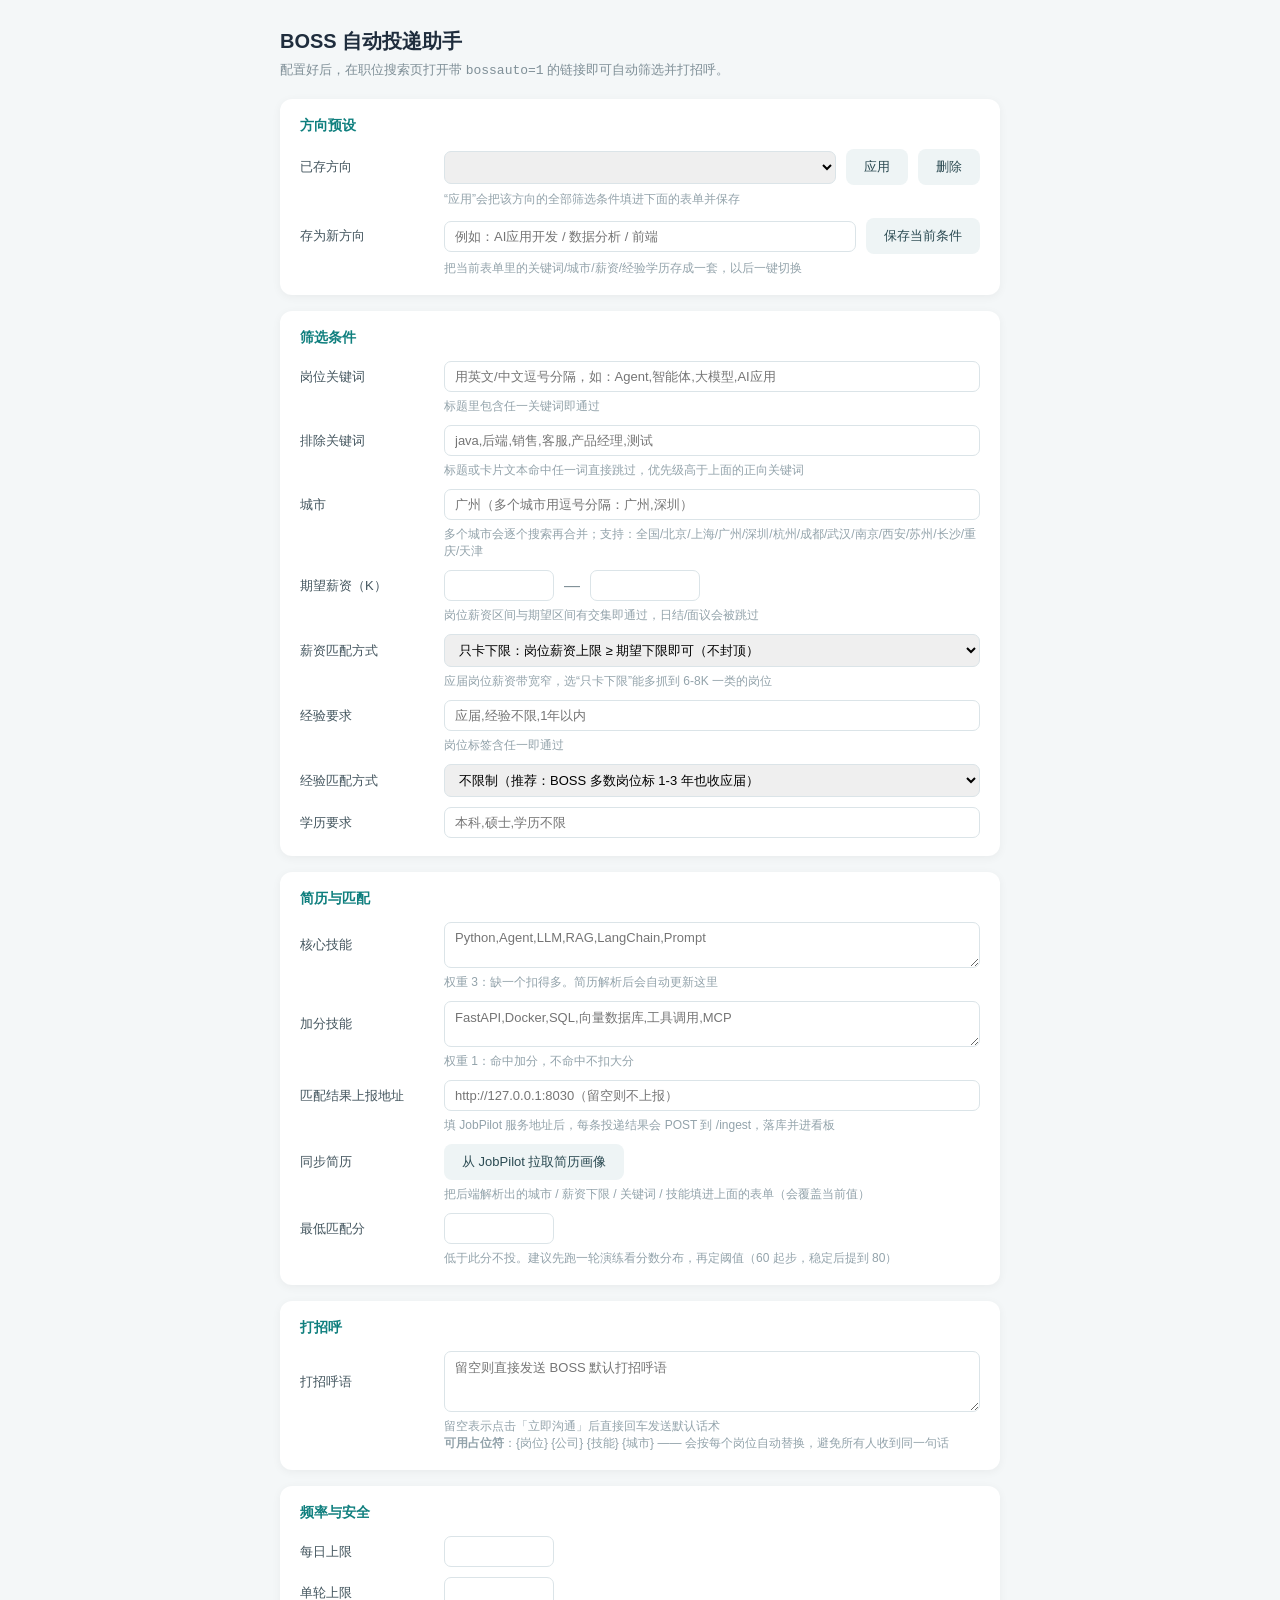
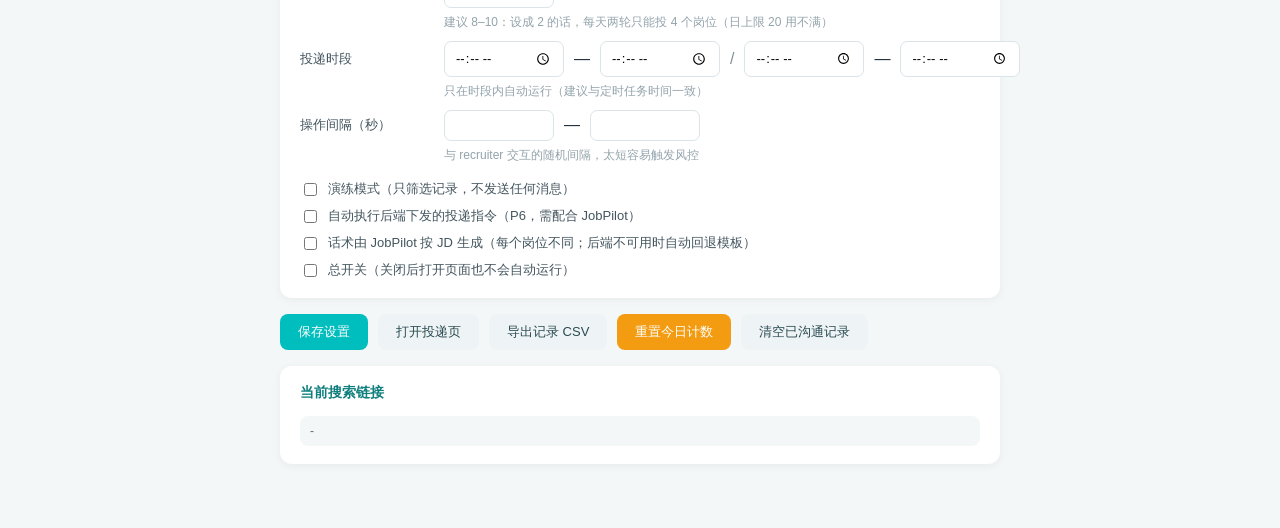
<file: extension/options.html>
<!DOCTYPE html>
<html lang="zh-CN">
<head>
<meta charset="utf-8" />
<title>BOSS 自动投递助手 · 设置</title>
<style>
  :root { --main: #00bebd; }
  * { box-sizing: border-box; }
  body {
    margin: 0; padding: 28px 20px 48px;
    font-family: -apple-system, "PingFang SC", "Microsoft YaHei", sans-serif;
    background: #f4f7f8; color: #1f2d3d;
  }
  .wrap { max-width: 720px; margin: 0 auto; }
  h1 { font-size: 20px; margin: 0 0 6px; }
  .sub { color: #7f8f97; font-size: 13px; margin-bottom: 20px; }
  .card {
    background: #fff; border-radius: 12px; padding: 18px 20px;
    box-shadow: 0 2px 10px rgba(0,0,0,.05); margin-bottom: 16px;
  }
  .card h2 { font-size: 14px; margin: 0 0 14px; color: #0f7f7e; }
  .grid { display: grid; grid-template-columns: 130px 1fr; gap: 10px 14px; align-items: center; }
  label { font-size: 13px; color: #43555e; }
  input[type=text], input[type=number], input[type=time], select, textarea {
    width: 100%; padding: 7px 10px; border: 1px solid #dbe4e8; border-radius: 7px;
    font-size: 13px; font-family: inherit; outline: none;
  }
  input:focus, select:focus, textarea:focus { border-color: var(--main); }
  .hint { grid-column: 2; font-size: 12px; color: #93a3ab; margin-top: -4px; }
  .row { display: flex; gap: 10px; align-items: center; }
  .btn {
    border: none; border-radius: 8px; padding: 9px 18px; font-size: 13px;
    cursor: pointer; background: var(--main); color: #fff;
  }
  .btn.ghost { background: #eef4f5; color: #2b4a52; }
  .btn.warn { background: #f39c12; }
  .actions { display: flex; gap: 10px; flex-wrap: wrap; }
  .status { font-size: 13px; color: #0f7f7e; margin-left: 6px; }
  .url { font-size: 12px; color: #5b6b73; word-break: break-all; background: #f4f7f8; padding: 8px 10px; border-radius: 8px; }
  .switch { display: flex; align-items: center; gap: 8px; font-size: 13px; }
</style>
</head>
<body>
<div class="wrap">
  <h1>BOSS 自动投递助手</h1>
  <div class="sub">配置好后，在职位搜索页打开带 <code>bossauto=1</code> 的链接即可自动筛选并打招呼。</div>

  <div class="card">
    <h2>方向预设</h2>
    <div class="grid">
      <label>已存方向</label>
      <div class="row">
        <select id="presetSel" style="flex:1"></select>
        <button class="btn ghost" id="presetApply">应用</button>
        <button class="btn ghost" id="presetDelete">删除</button>
      </div>
      <div class="hint">“应用”会把该方向的全部筛选条件填进下面的表单并保存</div>

      <label>存为新方向</label>
      <div class="row">
        <input id="presetName" type="text" placeholder="例如：AI应用开发 / 数据分析 / 前端" style="flex:1" />
        <button class="btn ghost" id="presetSave">保存当前条件</button>
      </div>
      <div class="hint">把当前表单里的关键词/城市/薪资/经验学历存成一套，以后一键切换</div>
    </div>
  </div>

  <div class="card">
    <h2>筛选条件</h2>
    <div class="grid">
      <label>岗位关键词</label>
      <input id="keywords" type="text" placeholder="用英文/中文逗号分隔，如：Agent,智能体,大模型,AI应用" />
      <div class="hint">标题里包含任一关键词即通过</div>

      <label>排除关键词</label>
      <input id="excludeKeywords" type="text" placeholder="java,后端,销售,客服,产品经理,测试" />
      <div class="hint">标题或卡片文本命中任一词直接跳过，优先级高于上面的正向关键词</div>

      <label>城市</label>
      <input id="city" type="text" placeholder="广州（多个城市用逗号分隔：广州,深圳）" />
      <div class="hint">多个城市会逐个搜索再合并；支持：全国/北京/上海/广州/深圳/杭州/成都/武汉/南京/西安/苏州/长沙/重庆/天津</div>

      <label>期望薪资（K）</label>
      <div class="row">
        <input id="salaryMin" type="number" min="0" step="1" style="width:110px" />
        <span style="color:#7f8f97">—</span>
        <input id="salaryMax" type="number" min="0" step="1" style="width:110px" />
      </div>
      <div class="hint">岗位薪资区间与期望区间有交集即通过，日结/面议会被跳过</div>

      <label>薪资匹配方式</label>
      <select id="salaryMode">
        <option value="min">只卡下限：岗位薪资上限 ≥ 期望下限即可（不封顶）</option>
        <option value="range">区间交集：必须与期望区间有重叠</option>
      </select>
      <div class="hint">应届岗位薪资带宽窄，选“只卡下限”能多抓到 6-8K 一类的岗位</div>

      <label>经验要求</label>
      <input id="experienceMust" type="text" placeholder="应届,经验不限,1年以内" />
      <div class="hint">岗位标签含任一即通过</div>

      <label>经验匹配方式</label>
      <select id="experienceFilter">
        <option value="off">不限制（推荐：BOSS 多数岗位标 1-3 年也收应届）</option>
        <option value="strict">严格匹配上面的经验要求</option>
      </select>

      <label>学历要求</label>
      <input id="degreeMust" type="text" placeholder="本科,硕士,学历不限" />
    </div>
  </div>

  <div class="card">
    <h2>简历与匹配</h2>
    <div class="grid">
      <label>核心技能</label>
      <textarea id="coreSkills" rows="2" placeholder="Python,Agent,LLM,RAG,LangChain,Prompt"></textarea>
      <div class="hint">权重 3：缺一个扣得多。简历解析后会自动更新这里</div>

      <label>加分技能</label>
      <textarea id="bonusSkills" rows="2" placeholder="FastAPI,Docker,SQL,向量数据库,工具调用,MCP"></textarea>
      <div class="hint">权重 1：命中加分，不命中不扣大分</div>

      <label>匹配结果上报地址</label>
      <input id="reportUrl" type="text" placeholder="http://127.0.0.1:8030（留空则不上报）" />
      <div class="hint">填 JobPilot 服务地址后，每条投递结果会 POST 到 /ingest，落库并进看板</div>

      <label>同步简历</label>
      <div class="row">
        <button class="btn ghost" id="syncResume">从 JobPilot 拉取简历画像</button>
        <span class="status" id="syncStatus"></span>
      </div>
      <div class="hint">把后端解析出的城市 / 薪资下限 / 关键词 / 技能填进上面的表单（会覆盖当前值）</div>

      <label>最低匹配分</label>
      <input id="minScore" type="number" min="0" max="100" style="width:110px" />
      <div class="hint">低于此分不投。建议先跑一轮演练看分数分布，再定阈值（60 起步，稳定后提到 80）</div>
    </div>
  </div>

  <div class="card">
    <h2>打招呼</h2>
    <div class="grid">
      <label>打招呼语</label>
      <textarea id="greeting" rows="3" placeholder="留空则直接发送 BOSS 默认打招呼语"></textarea>
      <div class="hint">留空表示点击「立即沟通」后直接回车发送默认话术<br><b>可用占位符</b>：{岗位} {公司} {技能} {城市} —— 会按每个岗位自动替换，避免所有人收到同一句话</div>
    </div>
  </div>

  <div class="card">
    <h2>频率与安全</h2>
    <div class="grid">
      <label>每日上限</label>
      <input id="maxPerDay" type="number" min="1" max="200" style="width:110px" />
      <label>单轮上限</label>
      <input id="maxPerRun" type="number" min="1" max="200" style="width:110px" />
      <div class="hint">建议 8–10：设成 2 的话，每天两轮只能投 4 个岗位（日上限 20 用不满）</div>
      <label>投递时段</label>
      <div class="row">
        <input id="w1s" type="time" style="width:120px" />
        <span>—</span>
        <input id="w1e" type="time" style="width:120px" />
        <span style="color:#7f8f97">/</span>
        <input id="w2s" type="time" style="width:120px" />
        <span>—</span>
        <input id="w2e" type="time" style="width:120px" />
      </div>
      <div class="hint">只在时段内自动运行（建议与定时任务时间一致）</div>

      <label>操作间隔（秒）</label>
      <div class="row">
        <input id="minDelay" type="number" min="5" max="600" style="width:110px" />
        <span>—</span>
        <input id="maxDelay" type="number" min="5" max="600" style="width:110px" />
      </div>
      <div class="hint">与 recruiter 交互的随机间隔，太短容易触发风控</div>
    </div>
    <div style="margin-top:16px">
      <label class="switch"><input id="dryRun" type="checkbox" /> 演练模式（只筛选记录，不发送任何消息）</label>
      <label class="switch" style="margin-top:8px"><input id="autoExecute" type="checkbox" /> 自动执行后端下发的投递指令（P6，需配合 JobPilot）</label>
      <label class="switch" style="margin-top:8px"><input id="useBackendGreeting" type="checkbox" /> 话术由 JobPilot 按 JD 生成（每个岗位不同；后端不可用时自动回退模板）</label>
      <label class="switch" style="margin-top:8px"><input id="enabled" type="checkbox" /> 总开关（关闭后打开页面也不会自动运行）</label>
    </div>
  </div>

  <div class="actions" style="margin-bottom:16px">
    <button class="btn" id="save">保存设置</button>
    <button class="btn ghost" id="openSearch">打开投递页</button>
    <button class="btn ghost" id="exportCsv">导出记录 CSV</button>
    <button class="btn warn" id="resetDaily">重置今日计数</button>
    <button class="btn ghost" id="resetGreeted">清空已沟通记录</button>
    <span class="status" id="status"></span>
  </div>

  <div class="card">
    <h2>当前搜索链接</h2>
    <div class="url" id="searchUrl">-</div>
  </div>
</div>
<script src="options.js"></script>
</body>
</html>
</file>
